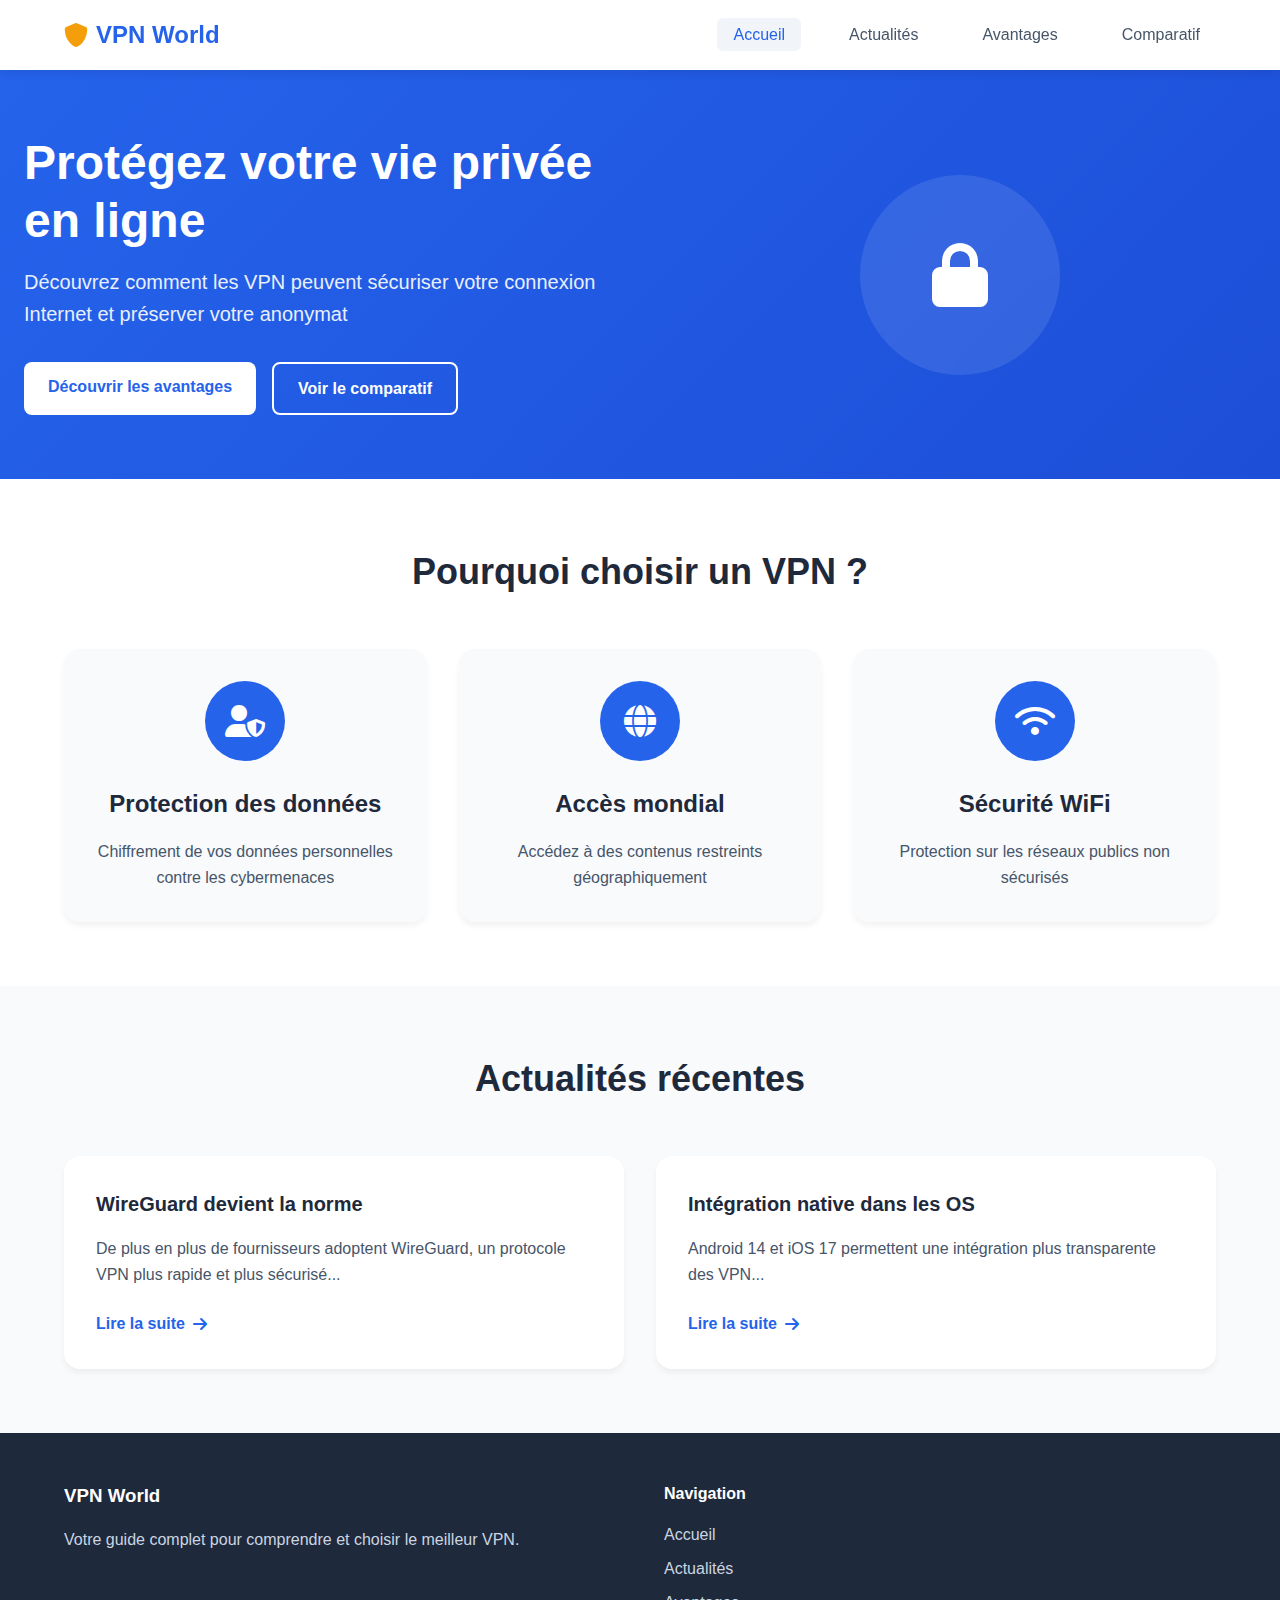
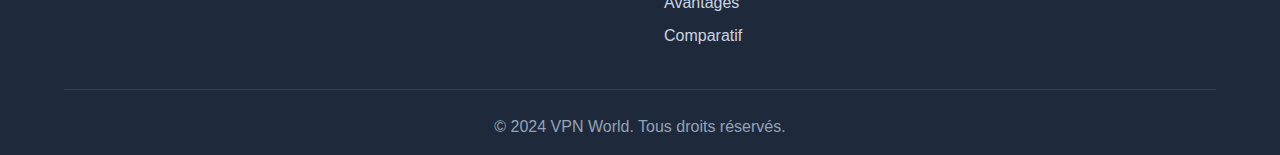
<file: index.html>
<!DOCTYPE html>
<html lang="fr">
<head>
    <meta charset="UTF-8">
    <title>VPN World - Protection en ligne</title>
    <meta name="description" content="Découvrez les meilleurs VPN pour protéger votre vie privée en ligne">
    <meta name="viewport" content="width=device-width, initial-scale=1.0">
    <link rel="stylesheet" href="https://cdnjs.cloudflare.com/ajax/libs/font-awesome/6.0.0/css/all.min.css">
    <style>
        :root {
            --primary: #2563eb;
            --primary-dark: #1d4ed8;
            --secondary: #64748b;
            --accent: #f59e0b;
            --light: #f8fafc;
            --dark: #1e293b;
            --success: #10b981;
            --warning: #f59e0b;
            --danger: #ef4444;
            --gray-100: #f1f5f9;
            --gray-200: #e2e8f0;
            --gray-300: #cbd5e1;
            --gray-400: #94a3b8;
            --gray-500: #64748b;
            --gray-600: #475569;
            --gray-700: #334155;
            --gray-800: #1e293b;
            --gray-900: #0f172a;
        }

        * {
            margin: 0;
            padding: 0;
            box-sizing: border-box;
        }

        body {
            font-family: 'Segoe UI', Tahoma, Geneva, Verdana, sans-serif;
            line-height: 1.6;
            color: var(--dark);
            background-color: var(--light);
        }

        .container {
            max-width: 1200px;
            margin: 0 auto;
            padding: 0 1.5rem;
        }

        /* Navigation */
        nav {
            background: white;
            box-shadow: 0 2px 10px rgba(0,0,0,0.1);
            position: sticky;
            top: 0;
            z-index: 100;
        }

        .nav-container {
            max-width: 1200px;
            margin: 0 auto;
            display: flex;
            justify-content: space-between;
            align-items: center;
            padding: 1rem 1.5rem;
        }

        .logo {
            font-size: 1.5rem;
            font-weight: 700;
            color: var(--primary);
            display: flex;
            align-items: center;
            gap: 0.5rem;
        }

        .logo i {
            color: var(--accent);
        }

        .nav-links {
            display: flex;
            list-style: none;
            gap: 2rem;
            align-items: center;
        }

        .nav-links a {
            text-decoration: none;
            color: var(--gray-600);
            font-weight: 500;
            padding: 0.5rem 1rem;
            border-radius: 0.375rem;
            transition: all 0.3s ease;
        }

        .nav-links a:hover,
        .nav-links a.active {
            color: var(--primary);
            background-color: var(--gray-100);
        }

        .nav-toggle {
            display: none;
            flex-direction: column;
            cursor: pointer;
        }

        .nav-toggle span {
            width: 25px;
            height: 3px;
            background: var(--gray-600);
            margin: 3px 0;
            transition: 0.3s;
        }

        /* Hero Section */
        .hero {
            background: linear-gradient(135deg, var(--primary) 0%, var(--primary-dark) 100%);
            color: white;
            padding: 4rem 1.5rem;
            display: flex;
            align-items: center;
            justify-content: space-between;
            gap: 3rem;
        }

        .hero-content {
            flex: 1;
            max-width: 600px;
        }

        .hero h1 {
            font-size: 3rem;
            font-weight: 700;
            margin-bottom: 1rem;
            line-height: 1.2;
        }

        .hero p {
            font-size: 1.25rem;
            margin-bottom: 2rem;
            opacity: 0.9;
        }

        .hero-buttons {
            display: flex;
            gap: 1rem;
            flex-wrap: wrap;
        }

        .btn {
            display: inline-block;
            padding: 0.75rem 1.5rem;
            border-radius: 0.5rem;
            text-decoration: none;
            font-weight: 600;
            transition: all 0.3s ease;
            border: none;
            cursor: pointer;
            font-size: 1rem;
        }

        .btn-primary {
            background: white;
            color: var(--primary);
        }

        .btn-primary:hover {
            background: var(--gray-100);
            transform: translateY(-2px);
        }

        .btn-secondary {
            background: transparent;
            color: white;
            border: 2px solid white;
        }

        .btn-secondary:hover {
            background: white;
            color: var(--primary);
            transform: translateY(-2px);
        }

        .hero-visual {
            flex: 1;
            display: flex;
            justify-content: center;
            align-items: center;
        }

        .security-shield {
            width: 200px;
            height: 200px;
            background: rgba(255,255,255,0.1);
            border-radius: 50%;
            display: flex;
            align-items: center;
            justify-content: center;
            backdrop-filter: blur(10px);
        }

        .security-shield i {
            font-size: 4rem;
            color: white;
        }

        /* Features Section */
        .features-section {
            padding: 4rem 1.5rem;
            background: white;
        }

        .features-section h2 {
            text-align: center;
            font-size: 2.25rem;
            margin-bottom: 3rem;
            color: var(--gray-800);
        }

        .features-grid {
            display: grid;
            grid-template-columns: repeat(auto-fit, minmax(300px, 1fr));
            gap: 2rem;
        }

        .feature-card {
            background: var(--light);
            padding: 2rem;
            border-radius: 1rem;
            text-align: center;
            box-shadow: 0 4px 6px rgba(0,0,0,0.05);
            transition: transform 0.3s ease, box-shadow 0.3s ease;
        }

        .feature-card:hover {
            transform: translateY(-5px);
            box-shadow: 0 10px 25px rgba(0,0,0,0.1);
        }

        .feature-icon {
            width: 80px;
            height: 80px;
            background: var(--primary);
            border-radius: 50%;
            display: flex;
            align-items: center;
            justify-content: center;
            margin: 0 auto 1.5rem;
        }

        .feature-icon i {
            font-size: 2rem;
            color: white;
        }

        .feature-card h3 {
            font-size: 1.5rem;
            margin-bottom: 1rem;
            color: var(--gray-800);
        }

        .feature-card p {
            color: var(--gray-600);
            line-height: 1.6;
        }

        /* News Preview */
        .news-preview {
            padding: 4rem 1.5rem;
            background: var(--light);
        }

        .news-preview h2 {
            text-align: center;
            font-size: 2.25rem;
            margin-bottom: 3rem;
            color: var(--gray-800);
        }

        .news-grid {
            display: grid;
            grid-template-columns: repeat(auto-fit, minmax(350px, 1fr));
            gap: 2rem;
        }

        .news-card {
            background: white;
            padding: 2rem;
            border-radius: 1rem;
            box-shadow: 0 4px 6px rgba(0,0,0,0.05);
            transition: transform 0.3s ease;
        }

        .news-card:hover {
            transform: translateY(-3px);
        }

        .news-card h3 {
            font-size: 1.25rem;
            margin-bottom: 1rem;
            color: var(--gray-800);
        }

        .news-card p {
            color: var(--gray-600);
            margin-bottom: 1.5rem;
            line-height: 1.6;
        }

        .read-more {
            color: var(--primary);
            text-decoration: none;
            font-weight: 600;
            display: inline-flex;
            align-items: center;
            gap: 0.5rem;
        }

        .read-more:hover {
            color: var(--primary-dark);
        }

        /* Footer */
        footer {
            background: var(--gray-800);
            color: white;
            padding: 3rem 1.5rem 1rem;
        }

        .footer-content {
            display: grid;
            grid-template-columns: repeat(auto-fit, minmax(250px, 1fr));
            gap: 3rem;
            margin-bottom: 2rem;
        }

        .footer-section h3 {
            color: white;
            margin-bottom: 1rem;
        }

        .footer-section h4 {
            color: white;
            margin-bottom: 1rem;
        }

        .footer-section p {
            color: var(--gray-300);
            line-height: 1.6;
        }

        .footer-section ul {
            list-style: none;
        }

        .footer-section ul li {
            margin-bottom: 0.5rem;
        }

        .footer-section ul li a {
            color: var(--gray-300);
            text-decoration: none;
            transition: color 0.3s ease;
        }

        .footer-section ul li a:hover {
            color: white;
        }

        .footer-bottom {
            border-top: 1px solid var(--gray-700);
            padding-top: 1.5rem;
            text-align: center;
            color: var(--gray-400);
        }

        /* Responsive Design */
        @media (max-width: 768px) {
            .nav-links {
                display: none;
                position: absolute;
                top: 100%;
                left: 0;
                right: 0;
                background: white;
                flex-direction: column;
                padding: 1rem;
                box-shadow: 0 4px 6px rgba(0,0,0,0.1);
            }

            .nav-links.active {
                display: flex;
            }

            .nav-toggle {
                display: flex;
            }

            .hero {
                flex-direction: column;
                text-align: center;
                padding: 3rem 1.5rem;
            }

            .hero h1 {
                font-size: 2.25rem;
            }

            .hero-buttons {
                justify-content: center;
            }

            .features-grid,
            .news-grid {
                grid-template-columns: 1fr;
            }
        }

        @media (max-width: 480px) {
            .container {
                padding: 0 1rem;
            }

            .hero h1 {
                font-size: 2rem;
            }

            .hero p {
                font-size: 1.125rem;
            }

            .btn {
                width: 100%;
                text-align: center;
            }

            .hero-buttons {
                flex-direction: column;
            }
        }
    </style>
</head>
<body>
    <nav>
        <div class="nav-container">
            <div class="logo">
                <i class="fas fa-shield-alt"></i>
                <span>VPN World</span>
            </div>
            <ul class="nav-links">
                <li><a href="index.html" class="active">Accueil</a></li>
                <li><a href="actualites.html">Actualités</a></li>
                <li><a href="avantages.html">Avantages</a></li>
                <li><a href="comparatif.html">Comparatif</a></li>
            </ul>
            <div class="nav-toggle">
                <span></span>
                <span></span>
                <span></span>
            </div>
        </div>
    </nav>

    <header class="hero">
        <div class="hero-content">
            <h1>Protégez votre vie privée en ligne</h1>
            <p>Découvrez comment les VPN peuvent sécuriser votre connexion Internet et préserver votre anonymat</p>
            <div class="hero-buttons">
                <a href="avantages.html" class="btn btn-primary">Découvrir les avantages</a>
                <a href="comparatif.html" class="btn btn-secondary">Voir le comparatif</a>
            </div>
        </div>
        <div class="hero-visual">
            <div class="security-shield">
                <i class="fas fa-lock"></i>
            </div>
        </div>
    </header>

    <section class="features-section">
        <div class="container">
            <h2>Pourquoi choisir un VPN ?</h2>
            <div class="features-grid">
                <div class="feature-card">
                    <div class="feature-icon">
                        <i class="fas fa-user-shield"></i>
                    </div>
                    <h3>Protection des données</h3>
                    <p>Chiffrement de vos données personnelles contre les cybermenaces</p>
                </div>
                <div class="feature-card">
                    <div class="feature-icon">
                        <i class="fas fa-globe"></i>
                    </div>
                    <h3>Accès mondial</h3>
                    <p>Accédez à des contenus restreints géographiquement</p>
                </div>
                <div class="feature-card">
                    <div class="feature-icon">
                        <i class="fas fa-wifi"></i>
                    </div>
                    <h3>Sécurité WiFi</h3>
                    <p>Protection sur les réseaux publics non sécurisés</p>
                </div>
            </div>
        </div>
    </section>

    <section class="news-preview">
        <div class="container">
            <h2>Actualités récentes</h2>
            <div class="news-grid">
                <article class="news-card">
                    <h3>WireGuard devient la norme</h3>
                    <p>De plus en plus de fournisseurs adoptent WireGuard, un protocole VPN plus rapide et plus sécurisé...</p>
                    <a href="actualites.html" class="read-more">Lire la suite <i class="fas fa-arrow-right"></i></a>
                </article>
                <article class="news-card">
                    <h3>Intégration native dans les OS</h3>
                    <p>Android 14 et iOS 17 permettent une intégration plus transparente des VPN...</p>
                    <a href="actualites.html" class="read-more">Lire la suite <i class="fas fa-arrow-right"></i></a>
                </article>
            </div>
        </div>
    </section>

    <footer>
        <div class="container">
            <div class="footer-content">
                <div class="footer-section">
                    <h3>VPN World</h3>
                    <p>Votre guide complet pour comprendre et choisir le meilleur VPN.</p>
                </div>
                <div class="footer-section">
                    <h4>Navigation</h4>
                    <ul>
                        <li><a href="index.html">Accueil</a></li>
                        <li><a href="actualites.html">Actualités</a></li>
                        <li><a href="avantages.html">Avantages</a></li>
                        <li><a href="comparatif.html">Comparatif</a></li>
                    </ul>
                </div>
            </div>
            <div class="footer-bottom">
                <p>&copy; 2024 VPN World. Tous droits réservés.</p>
            </div>
        </div>
    </footer>

    <script>
        document.addEventListener('DOMContentLoaded', function() {
            const navToggle = document.querySelector('.nav-toggle');
            const navLinks = document.querySelector('.nav-links');
            
            if (navToggle) {
                navToggle.addEventListener('click', function() {
                    navLinks.classList.toggle('active');
                });
            }
            
            document.addEventListener('click', function(event) {
                if (!event.target.closest('nav')) {
                    navLinks.classList.remove('active');
                }
            });
        });
    </script>
</body>
</html>
</file>
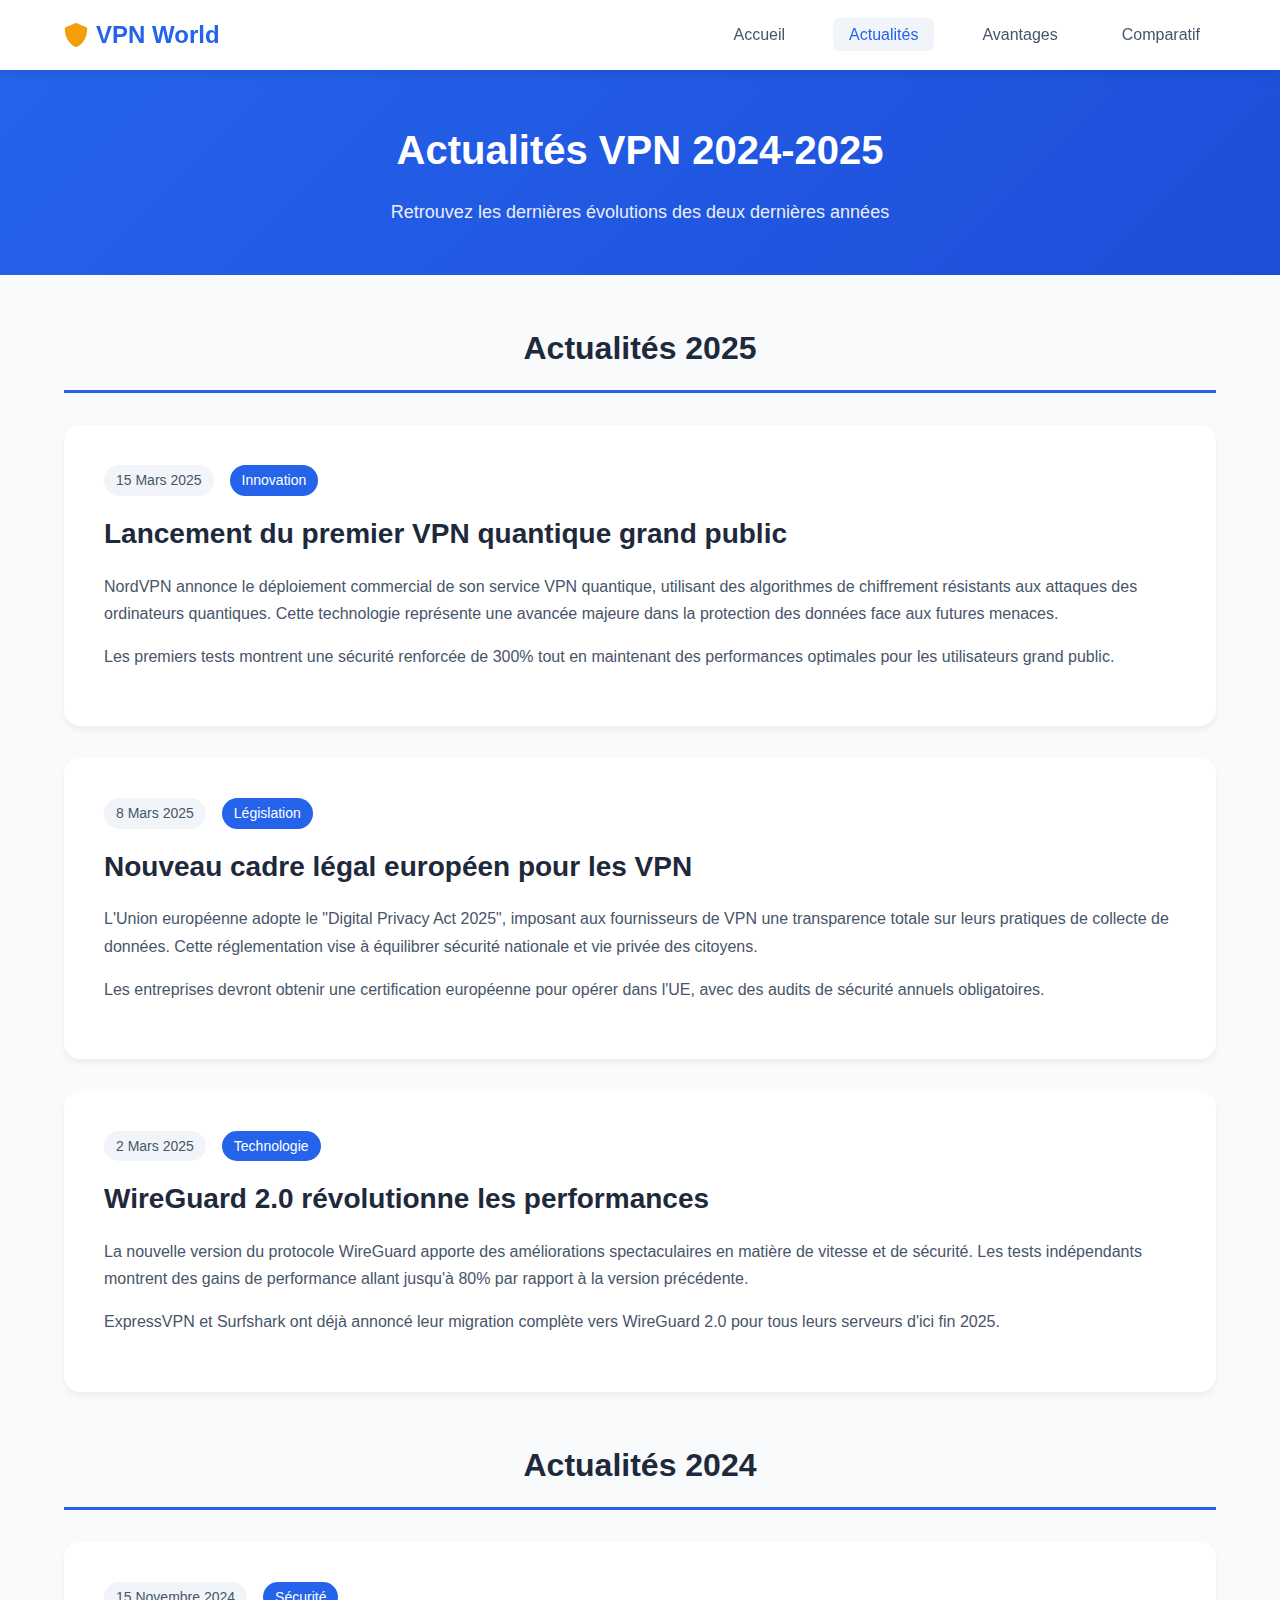
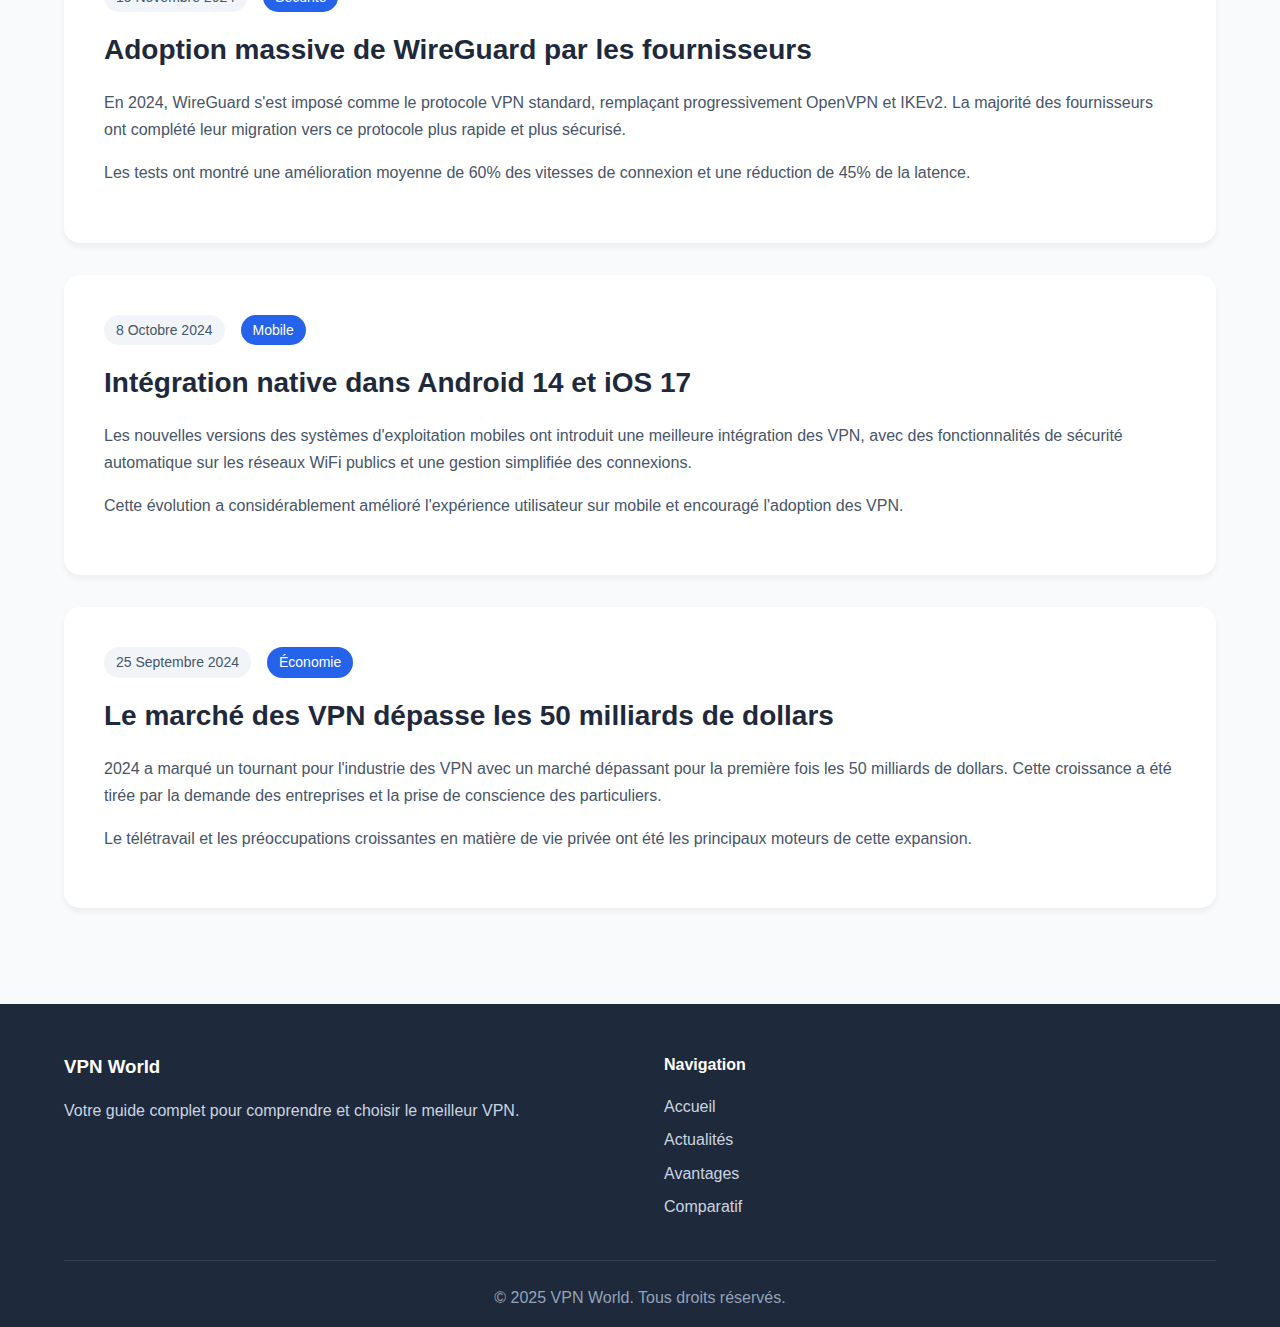
<file: actualites.html>
<!DOCTYPE html>
<html lang="fr">
<head>
    <meta charset="UTF-8">
    <title>Actualités VPN - VPN World</title>
    <meta name="description" content="Les dernières actualités et nouveautés sur les VPN">
    <meta name="viewport" content="width=device-width, initial-scale=1.0">
    <link rel="stylesheet" href="https://cdnjs.cloudflare.com/ajax/libs/font-awesome/6.0.0/css/all.min.css">
    <style>
        :root {
            --primary: #2563eb;
            --primary-dark: #1d4ed8;
            --secondary: #64748b;
            --accent: #f59e0b;
            --light: #f8fafc;
            --dark: #1e293b;
            --success: #10b981;
            --warning: #f59e0b;
            --danger: #ef4444;
            --gray-100: #f1f5f9;
            --gray-200: #e2e8f0;
            --gray-300: #cbd5e1;
            --gray-400: #94a3b8;
            --gray-500: #64748b;
            --gray-600: #475569;
            --gray-700: #334155;
            --gray-800: #1e293b;
            --gray-900: #0f172a;
        }

        * {
            margin: 0;
            padding: 0;
            box-sizing: border-box;
        }

        body {
            font-family: 'Segoe UI', Tahoma, Geneva, Verdana, sans-serif;
            line-height: 1.6;
            color: var(--dark);
            background-color: var(--light);
        }

        .container {
            max-width: 1200px;
            margin: 0 auto;
            padding: 0 1.5rem;
        }

        /* Navigation */
        nav {
            background: white;
            box-shadow: 0 2px 10px rgba(0,0,0,0.1);
            position: sticky;
            top: 0;
            z-index: 100;
        }

        .nav-container {
            max-width: 1200px;
            margin: 0 auto;
            display: flex;
            justify-content: space-between;
            align-items: center;
            padding: 1rem 1.5rem;
        }

        .logo {
            font-size: 1.5rem;
            font-weight: 700;
            color: var(--primary);
            display: flex;
            align-items: center;
            gap: 0.5rem;
        }

        .logo i {
            color: var(--accent);
        }

        .nav-links {
            display: flex;
            list-style: none;
            gap: 2rem;
            align-items: center;
        }

        .nav-links a {
            text-decoration: none;
            color: var(--gray-600);
            font-weight: 500;
            padding: 0.5rem 1rem;
            border-radius: 0.375rem;
            transition: all 0.3s ease;
        }

        .nav-links a:hover,
        .nav-links a.active {
            color: var(--primary);
            background-color: var(--gray-100);
        }

        .nav-toggle {
            display: none;
            flex-direction: column;
            cursor: pointer;
        }

        .nav-toggle span {
            width: 25px;
            height: 3px;
            background: var(--gray-600);
            margin: 3px 0;
            transition: 0.3s;
        }

        /* Page Header */
        .page-header {
            background: linear-gradient(135deg, var(--primary) 0%, var(--primary-dark) 100%);
            color: white;
            padding: 3rem 1.5rem;
            text-align: center;
        }

        .page-header h1 {
            font-size: 2.5rem;
            font-weight: 700;
            margin-bottom: 1rem;
        }

        .page-header p {
            font-size: 1.125rem;
            opacity: 0.9;
        }

        /* Year Sections */
        .year-section {
            margin-bottom: 3rem;
        }

        .year-title {
            text-align: center;
            font-size: 2rem;
            margin-bottom: 2rem;
            color: var(--gray-800);
            padding-bottom: 1rem;
            border-bottom: 3px solid var(--primary);
        }

        /* News Articles */
        .news-articles {
            padding: 3rem 1.5rem;
            background: var(--light);
        }

        .news-article {
            background: white;
            padding: 2.5rem;
            border-radius: 1rem;
            box-shadow: 0 4px 6px rgba(0,0,0,0.05);
            margin-bottom: 2rem;
            transition: transform 0.3s ease;
        }

        .news-article:hover {
            transform: translateY(-3px);
        }

        .article-header {
            display: flex;
            gap: 1rem;
            margin-bottom: 1rem;
            flex-wrap: wrap;
        }

        .article-date,
        .article-category {
            font-size: 0.875rem;
            padding: 0.25rem 0.75rem;
            border-radius: 1rem;
            font-weight: 500;
        }

        .article-date {
            background: var(--gray-100);
            color: var(--gray-600);
        }

        .article-category {
            background: var(--primary);
            color: white;
        }

        .news-article h2 {
            font-size: 1.75rem;
            margin-bottom: 1rem;
            color: var(--gray-800);
        }

        .news-article p {
            color: var(--gray-600);
            line-height: 1.7;
            margin-bottom: 1rem;
        }

        /* Footer */
        footer {
            background: var(--gray-800);
            color: white;
            padding: 3rem 1.5rem 1rem;
        }

        .footer-content {
            display: grid;
            grid-template-columns: repeat(auto-fit, minmax(250px, 1fr));
            gap: 3rem;
            margin-bottom: 2rem;
        }

        .footer-section h3 {
            color: white;
            margin-bottom: 1rem;
        }

        .footer-section h4 {
            color: white;
            margin-bottom: 1rem;
        }

        .footer-section p {
            color: var(--gray-300);
            line-height: 1.6;
        }

        .footer-section ul {
            list-style: none;
        }

        .footer-section ul li {
            margin-bottom: 0.5rem;
        }

        .footer-section ul li a {
            color: var(--gray-300);
            text-decoration: none;
            transition: color 0.3s ease;
        }

        .footer-section ul li a:hover {
            color: white;
        }

        .footer-bottom {
            border-top: 1px solid var(--gray-700);
            padding-top: 1.5rem;
            text-align: center;
            color: var(--gray-400);
        }

        /* Responsive Design */
        @media (max-width: 768px) {
            .nav-links {
                display: none;
                position: absolute;
                top: 100%;
                left: 0;
                right: 0;
                background: white;
                flex-direction: column;
                padding: 1rem;
                box-shadow: 0 4px 6px rgba(0,0,0,0.1);
            }

            .nav-links.active {
                display: flex;
            }

            .nav-toggle {
                display: flex;
            }

            .page-header h1 {
                font-size: 2rem;
            }

            .news-article {
                padding: 1.5rem;
            }
        }

        @media (max-width: 480px) {
            .container {
                padding: 0 1rem;
            }

            .article-header {
                flex-direction: column;
                gap: 0.5rem;
            }
        }
    </style>
</head>
<body>
    <nav>
        <div class="nav-container">
            <div class="logo">
                <i class="fas fa-shield-alt"></i>
                <span>VPN World</span>
            </div>
            <ul class="nav-links">
                <li><a href="index.html">Accueil</a></li>
                <li><a href="actualites.html" class="active">Actualités</a></li>
                <li><a href="avantages.html">Avantages</a></li>
                <li><a href="comparatif.html">Comparatif</a></li>
            </ul>
            <div class="nav-toggle">
                <span></span>
                <span></span>
                <span></span>
            </div>
        </div>
    </nav>

    <header class="page-header">
        <div class="container">
            <h1>Actualités VPN 2024-2025</h1>
            <p>Retrouvez les dernières évolutions des deux dernières années</p>
        </div>
    </header>

    <section class="news-articles">
        <div class="container">
            <!-- Actualités 2025 -->
            <div class="year-section">
                <h2 class="year-title">Actualités 2025</h2>
                
                <article class="news-article">
                    <div class="article-header">
                        <span class="article-date">15 Mars 2025</span>
                        <span class="article-category">Innovation</span>
                    </div>
                    <h2>Lancement du premier VPN quantique grand public</h2>
                    <p>NordVPN annonce le déploiement commercial de son service VPN quantique, utilisant des algorithmes de chiffrement résistants aux attaques des ordinateurs quantiques. Cette technologie représente une avancée majeure dans la protection des données face aux futures menaces.</p>
                    <p>Les premiers tests montrent une sécurité renforcée de 300% tout en maintenant des performances optimales pour les utilisateurs grand public.</p>
                </article>

                <article class="news-article">
                    <div class="article-header">
                        <span class="article-date">8 Mars 2025</span>
                        <span class="article-category">Législation</span>
                    </div>
                    <h2>Nouveau cadre légal européen pour les VPN</h2>
                    <p>L'Union européenne adopte le "Digital Privacy Act 2025", imposant aux fournisseurs de VPN une transparence totale sur leurs pratiques de collecte de données. Cette réglementation vise à équilibrer sécurité nationale et vie privée des citoyens.</p>
                    <p>Les entreprises devront obtenir une certification européenne pour opérer dans l'UE, avec des audits de sécurité annuels obligatoires.</p>
                </article>

                <article class="news-article">
                    <div class="article-header">
                        <span class="article-date">2 Mars 2025</span>
                        <span class="article-category">Technologie</span>
                    </div>
                    <h2>WireGuard 2.0 révolutionne les performances</h2>
                    <p>La nouvelle version du protocole WireGuard apporte des améliorations spectaculaires en matière de vitesse et de sécurité. Les tests indépendants montrent des gains de performance allant jusqu'à 80% par rapport à la version précédente.</p>
                    <p>ExpressVPN et Surfshark ont déjà annoncé leur migration complète vers WireGuard 2.0 pour tous leurs serveurs d'ici fin 2025.</p>
                </article>
            </div>

            <!-- Actualités 2024 -->
            <div class="year-section">
                <h2 class="year-title">Actualités 2024</h2>
                
                <article class="news-article">
                    <div class="article-header">
                        <span class="article-date">15 Novembre 2024</span>
                        <span class="article-category">Sécurité</span>
                    </div>
                    <h2>Adoption massive de WireGuard par les fournisseurs</h2>
                    <p>En 2024, WireGuard s'est imposé comme le protocole VPN standard, remplaçant progressivement OpenVPN et IKEv2. La majorité des fournisseurs ont complété leur migration vers ce protocole plus rapide et plus sécurisé.</p>
                    <p>Les tests ont montré une amélioration moyenne de 60% des vitesses de connexion et une réduction de 45% de la latence.</p>
                </article>

                <article class="news-article">
                    <div class="article-header">
                        <span class="article-date">8 Octobre 2024</span>
                        <span class="article-category">Mobile</span>
                    </div>
                    <h2>Intégration native dans Android 14 et iOS 17</h2>
                    <p>Les nouvelles versions des systèmes d'exploitation mobiles ont introduit une meilleure intégration des VPN, avec des fonctionnalités de sécurité automatique sur les réseaux WiFi publics et une gestion simplifiée des connexions.</p>
                    <p>Cette évolution a considérablement amélioré l'expérience utilisateur sur mobile et encouragé l'adoption des VPN.</p>
                </article>

                <article class="news-article">
                    <div class="article-header">
                        <span class="article-date">25 Septembre 2024</span>
                        <span class="article-category">Économie</span>
                    </div>
                    <h2>Le marché des VPN dépasse les 50 milliards de dollars</h2>
                    <p>2024 a marqué un tournant pour l'industrie des VPN avec un marché dépassant pour la première fois les 50 milliards de dollars. Cette croissance a été tirée par la demande des entreprises et la prise de conscience des particuliers.</p>
                    <p>Le télétravail et les préoccupations croissantes en matière de vie privée ont été les principaux moteurs de cette expansion.</p>
                </article>
            </div>
        </div>
    </section>

    <footer>
        <div class="container">
            <div class="footer-content">
                <div class="footer-section">
                    <h3>VPN World</h3>
                    <p>Votre guide complet pour comprendre et choisir le meilleur VPN.</p>
                </div>
                <div class="footer-section">
                    <h4>Navigation</h4>
                    <ul>
                        <li><a href="index.html">Accueil</a></li>
                        <li><a href="actualites.html">Actualités</a></li>
                        <li><a href="avantages.html">Avantages</a></li>
                        <li><a href="comparatif.html">Comparatif</a></li>
                    </ul>
                </div>
            </div>
            <div class="footer-bottom">
                <p>&copy; 2025 VPN World. Tous droits réservés.</p>
            </div>
        </div>
    </footer>

    <script>
        document.addEventListener('DOMContentLoaded', function() {
            const navToggle = document.querySelector('.nav-toggle');
            const navLinks = document.querySelector('.nav-links');
            
            if (navToggle) {
                navToggle.addEventListener('click', function() {
                    navLinks.classList.toggle('active');
                });
            }
            
            document.addEventListener('click', function(event) {
                if (!event.target.closest('nav')) {
                    navLinks.classList.remove('active');
                }
            });
        });
    </script>
</body>
</html>
</file>
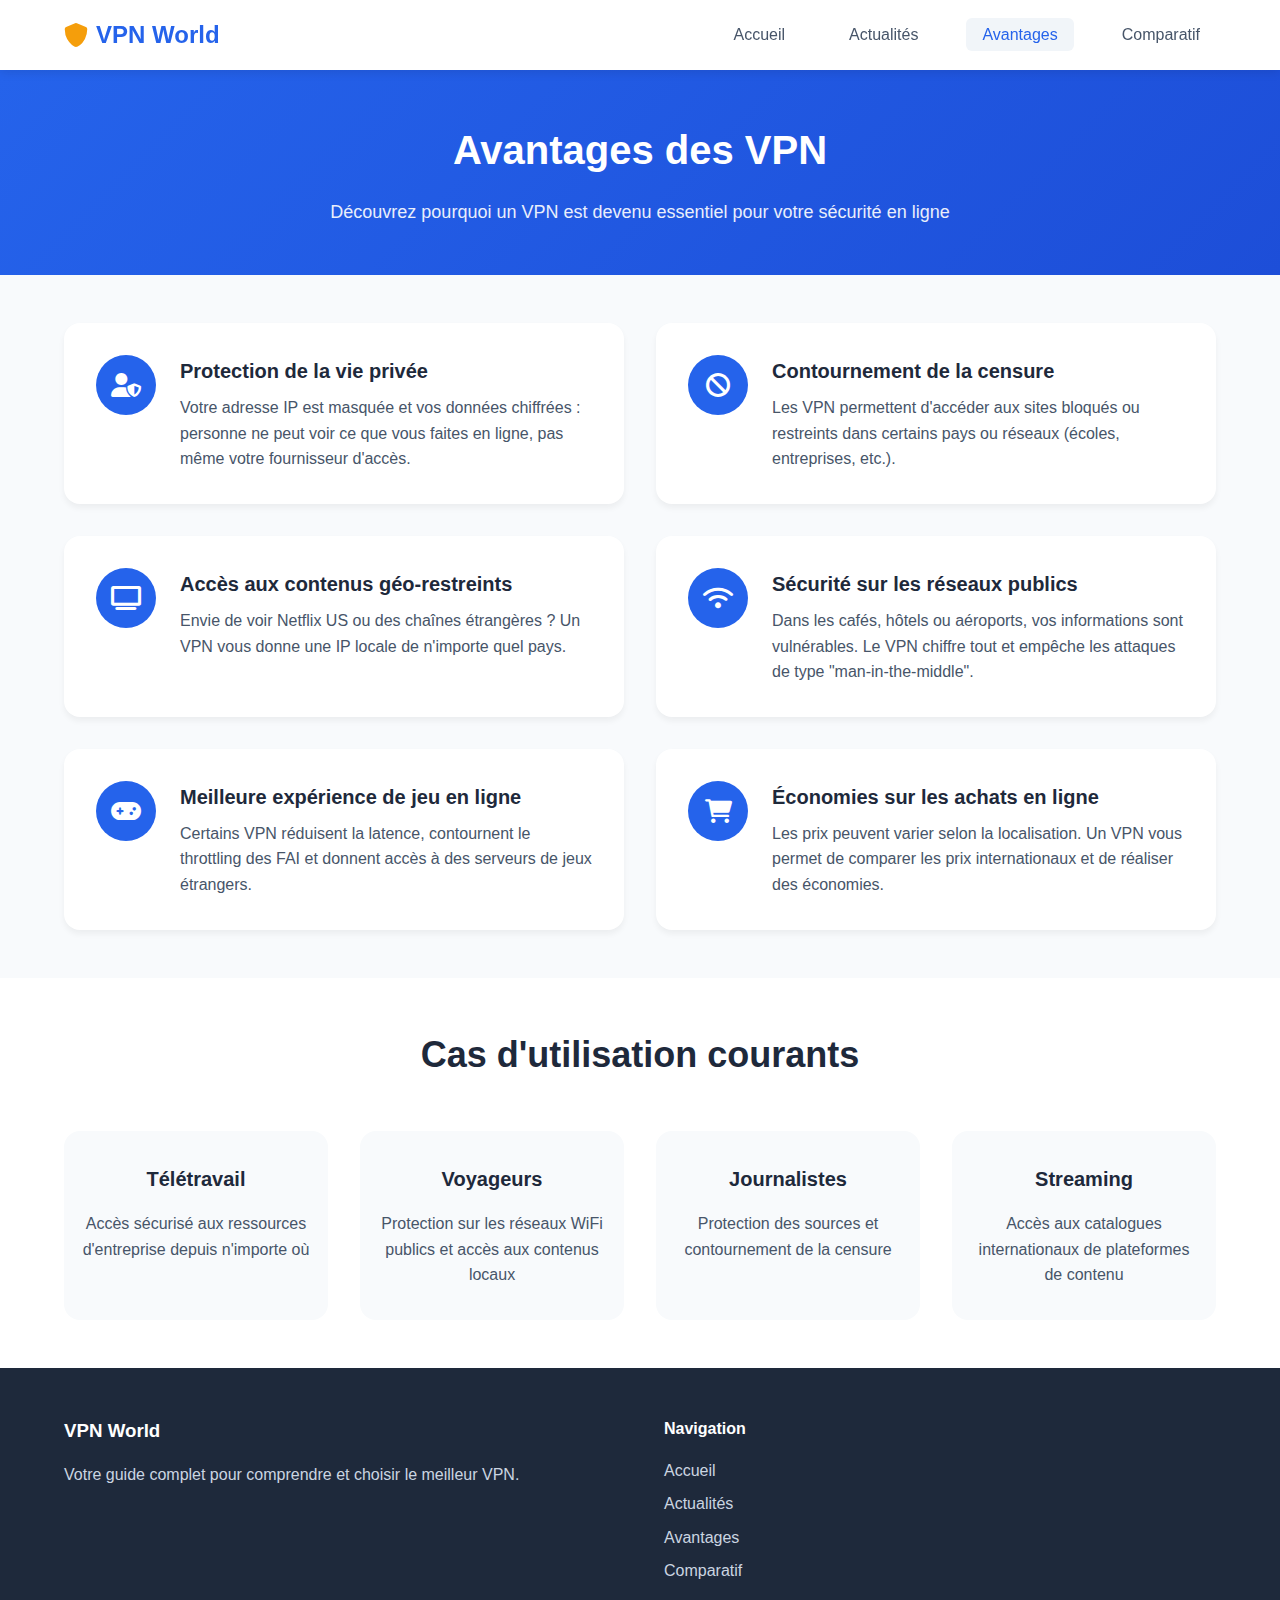
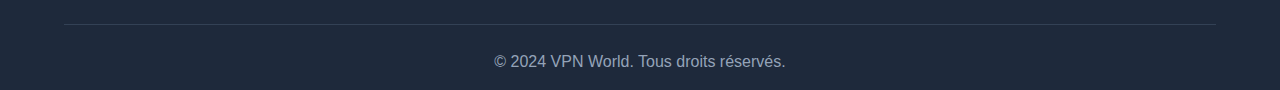
<file: avantages.html>
<!DOCTYPE html>
<html lang="fr">
<head>
    <meta charset="UTF-8">
    <title>Avantages des VPN - VPN World</title>
    <meta name="description" content="Découvrez tous les avantages à utiliser un VPN au quotidien">
    <meta name="viewport" content="width=device-width, initial-scale=1.0">
    <link rel="stylesheet" href="https://cdnjs.cloudflare.com/ajax/libs/font-awesome/6.0.0/css/all.min.css">
    <style>
        :root {
            --primary: #2563eb;
            --primary-dark: #1d4ed8;
            --secondary: #64748b;
            --accent: #f59e0b;
            --light: #f8fafc;
            --dark: #1e293b;
            --success: #10b981;
            --warning: #f59e0b;
            --danger: #ef4444;
            --gray-100: #f1f5f9;
            --gray-200: #e2e8f0;
            --gray-300: #cbd5e1;
            --gray-400: #94a3b8;
            --gray-500: #64748b;
            --gray-600: #475569;
            --gray-700: #334155;
            --gray-800: #1e293b;
            --gray-900: #0f172a;
        }

        * {
            margin: 0;
            padding: 0;
            box-sizing: border-box;
        }

        body {
            font-family: 'Segoe UI', Tahoma, Geneva, Verdana, sans-serif;
            line-height: 1.6;
            color: var(--dark);
            background-color: var(--light);
        }

        .container {
            max-width: 1200px;
            margin: 0 auto;
            padding: 0 1.5rem;
        }

        /* Navigation */
        nav {
            background: white;
            box-shadow: 0 2px 10px rgba(0,0,0,0.1);
            position: sticky;
            top: 0;
            z-index: 100;
        }

        .nav-container {
            max-width: 1200px;
            margin: 0 auto;
            display: flex;
            justify-content: space-between;
            align-items: center;
            padding: 1rem 1.5rem;
        }

        .logo {
            font-size: 1.5rem;
            font-weight: 700;
            color: var(--primary);
            display: flex;
            align-items: center;
            gap: 0.5rem;
        }

        .logo i {
            color: var(--accent);
        }

        .nav-links {
            display: flex;
            list-style: none;
            gap: 2rem;
            align-items: center;
        }

        .nav-links a {
            text-decoration: none;
            color: var(--gray-600);
            font-weight: 500;
            padding: 0.5rem 1rem;
            border-radius: 0.375rem;
            transition: all 0.3s ease;
        }

        .nav-links a:hover,
        .nav-links a.active {
            color: var(--primary);
            background-color: var(--gray-100);
        }

        .nav-toggle {
            display: none;
            flex-direction: column;
            cursor: pointer;
        }

        .nav-toggle span {
            width: 25px;
            height: 3px;
            background: var(--gray-600);
            margin: 3px 0;
            transition: 0.3s;
        }

        /* Page Header */
        .page-header {
            background: linear-gradient(135deg, var(--primary) 0%, var(--primary-dark) 100%);
            color: white;
            padding: 3rem 1.5rem;
            text-align: center;
        }

        .page-header h1 {
            font-size: 2.5rem;
            font-weight: 700;
            margin-bottom: 1rem;
        }

        .page-header p {
            font-size: 1.125rem;
            opacity: 0.9;
        }

        /* Advantages Section */
        .advantages-section {
            padding: 3rem 1.5rem;
            background: var(--light);
        }

        .advantage-grid {
            display: grid;
            grid-template-columns: repeat(auto-fit, minmax(400px, 1fr));
            gap: 2rem;
        }

        .advantage-card {
            background: white;
            padding: 2rem;
            border-radius: 1rem;
            box-shadow: 0 4px 6px rgba(0,0,0,0.05);
            display: flex;
            align-items: flex-start;
            gap: 1.5rem;
            transition: transform 0.3s ease;
        }

        .advantage-card:hover {
            transform: translateY(-3px);
        }

        .advantage-icon {
            width: 60px;
            height: 60px;
            background: var(--primary);
            border-radius: 50%;
            display: flex;
            align-items: center;
            justify-content: center;
            flex-shrink: 0;
        }

        .advantage-icon i {
            font-size: 1.5rem;
            color: white;
        }

        .advantage-content h3 {
            font-size: 1.25rem;
            margin-bottom: 0.5rem;
            color: var(--gray-800);
        }

        .advantage-content p {
            color: var(--gray-600);
            line-height: 1.6;
        }

        /* Use Cases */
        .use-cases {
            padding: 3rem 1.5rem;
            background: white;
        }

        .use-cases h2 {
            text-align: center;
            font-size: 2.25rem;
            margin-bottom: 3rem;
            color: var(--gray-800);
        }

        .use-case-grid {
            display: grid;
            grid-template-columns: repeat(auto-fit, minmax(250px, 1fr));
            gap: 2rem;
        }

        .use-case {
            text-align: center;
            padding: 2rem 1rem;
            background: var(--light);
            border-radius: 1rem;
            transition: transform 0.3s ease;
        }

        .use-case:hover {
            transform: translateY(-3px);
        }

        .use-case h4 {
            font-size: 1.25rem;
            margin-bottom: 1rem;
            color: var(--gray-800);
        }

        .use-case p {
            color: var(--gray-600);
            line-height: 1.6;
        }

        /* Footer */
        footer {
            background: var(--gray-800);
            color: white;
            padding: 3rem 1.5rem 1rem;
        }

        .footer-content {
            display: grid;
            grid-template-columns: repeat(auto-fit, minmax(250px, 1fr));
            gap: 3rem;
            margin-bottom: 2rem;
        }

        .footer-section h3 {
            color: white;
            margin-bottom: 1rem;
        }

        .footer-section h4 {
            color: white;
            margin-bottom: 1rem;
        }

        .footer-section p {
            color: var(--gray-300);
            line-height: 1.6;
        }

        .footer-section ul {
            list-style: none;
        }

        .footer-section ul li {
            margin-bottom: 0.5rem;
        }

        .footer-section ul li a {
            color: var(--gray-300);
            text-decoration: none;
            transition: color 0.3s ease;
        }

        .footer-section ul li a:hover {
            color: white;
        }

        .footer-bottom {
            border-top: 1px solid var(--gray-700);
            padding-top: 1.5rem;
            text-align: center;
            color: var(--gray-400);
        }

        /* Responsive Design */
        @media (max-width: 768px) {
            .nav-links {
                display: none;
                position: absolute;
                top: 100%;
                left: 0;
                right: 0;
                background: white;
                flex-direction: column;
                padding: 1rem;
                box-shadow: 0 4px 6px rgba(0,0,0,0.1);
            }

            .nav-links.active {
                display: flex;
            }

            .nav-toggle {
                display: flex;
            }

            .page-header h1 {
                font-size: 2rem;
            }

            .advantage-grid {
                grid-template-columns: 1fr;
            }

            .advantage-card {
                flex-direction: column;
                text-align: center;
            }
        }

        @media (max-width: 480px) {
            .container {
                padding: 0 1rem;
            }

            .use-case-grid {
                grid-template-columns: 1fr;
            }
        }
    </style>
</head>
<body>
    <nav>
        <div class="nav-container">
            <div class="logo">
                <i class="fas fa-shield-alt"></i>
                <span>VPN World</span>
            </div>
            <ul class="nav-links">
                <li><a href="index.html">Accueil</a></li>
                <li><a href="actualites.html">Actualités</a></li>
                <li><a href="avantages.html" class="active">Avantages</a></li>
                <li><a href="comparatif.html">Comparatif</a></li>
            </ul>
            <div class="nav-toggle">
                <span></span>
                <span></span>
                <span></span>
            </div>
        </div>
    </nav>

    <header class="page-header">
        <div class="container">
            <h1>Avantages des VPN</h1>
            <p>Découvrez pourquoi un VPN est devenu essentiel pour votre sécurité en ligne</p>
        </div>
    </header>

    <section class="advantages-section">
        <div class="container">
            <div class="advantage-grid">
                <div class="advantage-card">
                    <div class="advantage-icon">
                        <i class="fas fa-user-shield"></i>
                    </div>
                    <div class="advantage-content">
                        <h3>Protection de la vie privée</h3>
                        <p>Votre adresse IP est masquée et vos données chiffrées : personne ne peut voir ce que vous faites en ligne, pas même votre fournisseur d'accès.</p>
                    </div>
                </div>

                <div class="advantage-card">
                    <div class="advantage-icon">
                        <i class="fas fa-ban"></i>
                    </div>
                    <div class="advantage-content">
                        <h3>Contournement de la censure</h3>
                        <p>Les VPN permettent d'accéder aux sites bloqués ou restreints dans certains pays ou réseaux (écoles, entreprises, etc.).</p>
                    </div>
                </div>

                <div class="advantage-card">
                    <div class="advantage-icon">
                        <i class="fas fa-tv"></i>
                    </div>
                    <div class="advantage-content">
                        <h3>Accès aux contenus géo-restreints</h3>
                        <p>Envie de voir Netflix US ou des chaînes étrangères ? Un VPN vous donne une IP locale de n'importe quel pays.</p>
                    </div>
                </div>

                <div class="advantage-card">
                    <div class="advantage-icon">
                        <i class="fas fa-wifi"></i>
                    </div>
                    <div class="advantage-content">
                        <h3>Sécurité sur les réseaux publics</h3>
                        <p>Dans les cafés, hôtels ou aéroports, vos informations sont vulnérables. Le VPN chiffre tout et empêche les attaques de type "man-in-the-middle".</p>
                    </div>
                </div>

                <div class="advantage-card">
                    <div class="advantage-icon">
                        <i class="fas fa-gamepad"></i>
                    </div>
                    <div class="advantage-content">
                        <h3>Meilleure expérience de jeu en ligne</h3>
                        <p>Certains VPN réduisent la latence, contournent le throttling des FAI et donnent accès à des serveurs de jeux étrangers.</p>
                    </div>
                </div>

                <div class="advantage-card">
                    <div class="advantage-icon">
                        <i class="fas fa-shopping-cart"></i>
                    </div>
                    <div class="advantage-content">
                        <h3>Économies sur les achats en ligne</h3>
                        <p>Les prix peuvent varier selon la localisation. Un VPN vous permet de comparer les prix internationaux et de réaliser des économies.</p>
                    </div>
                </div>
            </div>
        </div>
    </section>

    <section class="use-cases">
        <div class="container">
            <h2>Cas d'utilisation courants</h2>
            <div class="use-case-grid">
                <div class="use-case">
                    <h4>Télétravail</h4>
                    <p>Accès sécurisé aux ressources d'entreprise depuis n'importe où</p>
                </div>
                <div class="use-case">
                    <h4>Voyageurs</h4>
                    <p>Protection sur les réseaux WiFi publics et accès aux contenus locaux</p>
                </div>
                <div class="use-case">
                    <h4>Journalistes</h4>
                    <p>Protection des sources et contournement de la censure</p>
                </div>
                <div class="use-case">
                    <h4>Streaming</h4>
                    <p>Accès aux catalogues internationaux de plateformes de contenu</p>
                </div>
            </div>
        </div>
    </section>

    <footer>
        <div class="container">
            <div class="footer-content">
                <div class="footer-section">
                    <h3>VPN World</h3>
                    <p>Votre guide complet pour comprendre et choisir le meilleur VPN.</p>
                </div>
                <div class="footer-section">
                    <h4>Navigation</h4>
                    <ul>
                        <li><a href="index.html">Accueil</a></li>
                        <li><a href="actualites.html">Actualités</a></li>
                        <li><a href="avantages.html">Avantages</a></li>
                        <li><a href="comparatif.html">Comparatif</a></li>
                    </ul>
                </div>
            </div>
            <div class="footer-bottom">
                <p>&copy; 2024 VPN World. Tous droits réservés.</p>
            </div>
        </div>
    </footer>

    <script>
        document.addEventListener('DOMContentLoaded', function() {
            const navToggle = document.querySelector('.nav-toggle');
            const navLinks = document.querySelector('.nav-links');
            
            if (navToggle) {
                navToggle.addEventListener('click', function() {
                    navLinks.classList.toggle('active');
                });
            }
            
            document.addEventListener('click', function(event) {
                if (!event.target.closest('nav')) {
                    navLinks.classList.remove('active');
                }
            });
        });
    </script>
</body>
</html>
</file>
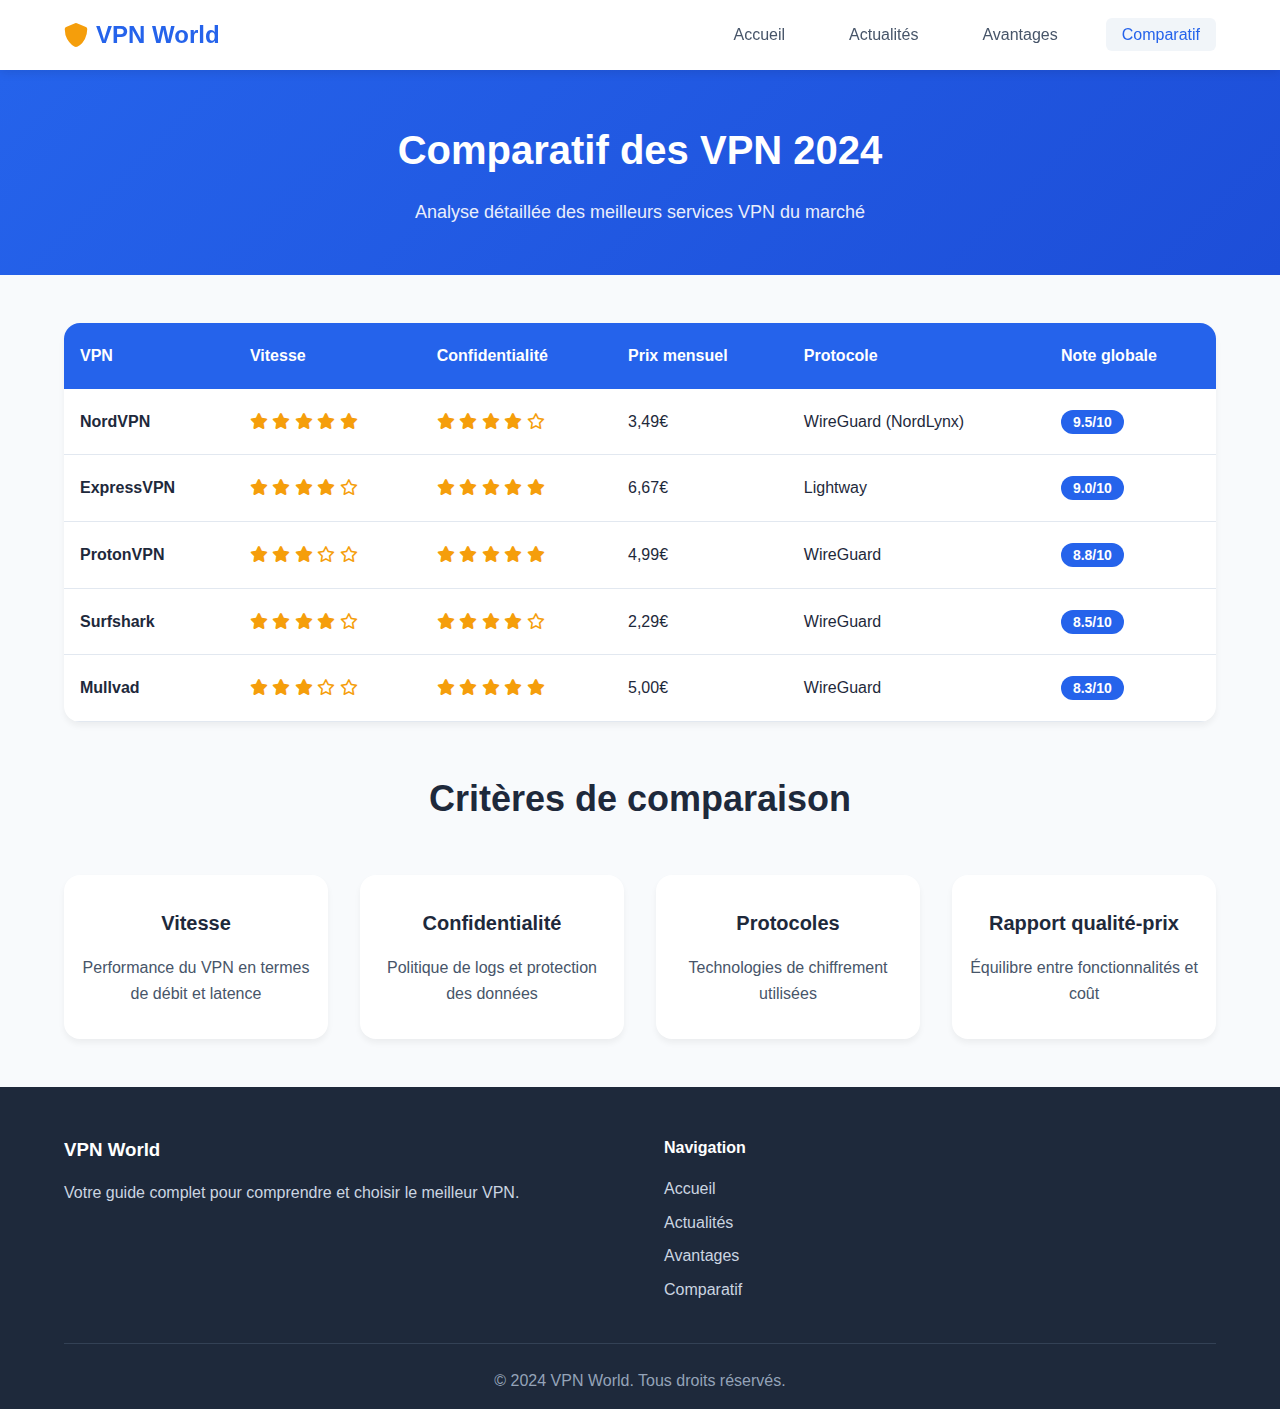
<file: comparatif.html>
<!DOCTYPE html>
<html lang="fr">
<head>
    <meta charset="UTF-8">
    <title>Comparatif VPN - VPN World</title>
    <meta name="description" content="Comparez les meilleurs VPN du marché en 2024">
    <meta name="viewport" content="width=device-width, initial-scale=1.0">
    <link rel="stylesheet" href="https://cdnjs.cloudflare.com/ajax/libs/font-awesome/6.0.0/css/all.min.css">
    <style>
        :root {
            --primary: #2563eb;
            --primary-dark: #1d4ed8;
            --secondary: #64748b;
            --accent: #f59e0b;
            --light: #f8fafc;
            --dark: #1e293b;
            --success: #10b981;
            --warning: #f59e0b;
            --danger: #ef4444;
            --gray-100: #f1f5f9;
            --gray-200: #e2e8f0;
            --gray-300: #cbd5e1;
            --gray-400: #94a3b8;
            --gray-500: #64748b;
            --gray-600: #475569;
            --gray-700: #334155;
            --gray-800: #1e293b;
            --gray-900: #0f172a;
        }

        * {
            margin: 0;
            padding: 0;
            box-sizing: border-box;
        }

        body {
            font-family: 'Segoe UI', Tahoma, Geneva, Verdana, sans-serif;
            line-height: 1.6;
            color: var(--dark);
            background-color: var(--light);
        }

        .container {
            max-width: 1200px;
            margin: 0 auto;
            padding: 0 1.5rem;
        }

        /* Navigation */
        nav {
            background: white;
            box-shadow: 0 2px 10px rgba(0,0,0,0.1);
            position: sticky;
            top: 0;
            z-index: 100;
        }

        .nav-container {
            max-width: 1200px;
            margin: 0 auto;
            display: flex;
            justify-content: space-between;
            align-items: center;
            padding: 1rem 1.5rem;
        }

        .logo {
            font-size: 1.5rem;
            font-weight: 700;
            color: var(--primary);
            display: flex;
            align-items: center;
            gap: 0.5rem;
        }

        .logo i {
            color: var(--accent);
        }

        .nav-links {
            display: flex;
            list-style: none;
            gap: 2rem;
            align-items: center;
        }

        .nav-links a {
            text-decoration: none;
            color: var(--gray-600);
            font-weight: 500;
            padding: 0.5rem 1rem;
            border-radius: 0.375rem;
            transition: all 0.3s ease;
        }

        .nav-links a:hover,
        .nav-links a.active {
            color: var(--primary);
            background-color: var(--gray-100);
        }

        .nav-toggle {
            display: none;
            flex-direction: column;
            cursor: pointer;
        }

        .nav-toggle span {
            width: 25px;
            height: 3px;
            background: var(--gray-600);
            margin: 3px 0;
            transition: 0.3s;
        }

        /* Page Header */
        .page-header {
            background: linear-gradient(135deg, var(--primary) 0%, var(--primary-dark) 100%);
            color: white;
            padding: 3rem 1.5rem;
            text-align: center;
        }

        .page-header h1 {
            font-size: 2.5rem;
            font-weight: 700;
            margin-bottom: 1rem;
        }

        .page-header p {
            font-size: 1.125rem;
            opacity: 0.9;
        }

        /* Comparison Section */
        .comparison-section {
            padding: 3rem 1.5rem;
            background: var(--light);
        }

        .comparison-table-container {
            background: white;
            border-radius: 1rem;
            overflow: hidden;
            box-shadow: 0 4px 6px rgba(0,0,0,0.05);
            margin-bottom: 3rem;
            overflow-x: auto;
        }

        .comparison-table {
            width: 100%;
            border-collapse: collapse;
            min-width: 800px;
        }

        .comparison-table th {
            background: var(--primary);
            color: white;
            padding: 1.25rem 1rem;
            text-align: left;
            font-weight: 600;
        }

        .comparison-table td {
            padding: 1.25rem 1rem;
            border-bottom: 1px solid var(--gray-200);
        }

        .comparison-table tr:hover {
            background: var(--gray-50);
        }

        .vpn-name {
            font-weight: 600;
            color: var(--gray-800);
        }

        .rating {
            color: var(--accent);
        }

        .score {
            background: var(--primary);
            color: white;
            padding: 0.25rem 0.75rem;
            border-radius: 1rem;
            font-weight: 600;
            font-size: 0.875rem;
        }

        .key-features h2 {
            text-align: center;
            font-size: 2.25rem;
            margin-bottom: 3rem;
            color: var(--gray-800);
        }

        .features-grid {
            display: grid;
            grid-template-columns: repeat(auto-fit, minmax(250px, 1fr));
            gap: 2rem;
        }

        .feature-item {
            text-align: center;
            padding: 2rem 1rem;
            background: white;
            border-radius: 1rem;
            box-shadow: 0 4px 6px rgba(0,0,0,0.05);
            transition: transform 0.3s ease;
        }

        .feature-item:hover {
            transform: translateY(-3px);
        }

        .feature-item h4 {
            font-size: 1.25rem;
            margin-bottom: 1rem;
            color: var(--gray-800);
        }

        .feature-item p {
            color: var(--gray-600);
            line-height: 1.6;
        }

        /* Footer */
        footer {
            background: var(--gray-800);
            color: white;
            padding: 3rem 1.5rem 1rem;
        }

        .footer-content {
            display: grid;
            grid-template-columns: repeat(auto-fit, minmax(250px, 1fr));
            gap: 3rem;
            margin-bottom: 2rem;
        }

        .footer-section h3 {
            color: white;
            margin-bottom: 1rem;
        }

        .footer-section h4 {
            color: white;
            margin-bottom: 1rem;
        }

        .footer-section p {
            color: var(--gray-300);
            line-height: 1.6;
        }

        .footer-section ul {
            list-style: none;
        }

        .footer-section ul li {
            margin-bottom: 0.5rem;
        }

        .footer-section ul li a {
            color: var(--gray-300);
            text-decoration: none;
            transition: color 0.3s ease;
        }

        .footer-section ul li a:hover {
            color: white;
        }

        .footer-bottom {
            border-top: 1px solid var(--gray-700);
            padding-top: 1.5rem;
            text-align: center;
            color: var(--gray-400);
        }

        /* Responsive Design */
        @media (max-width: 768px) {
            .nav-links {
                display: none;
                position: absolute;
                top: 100%;
                left: 0;
                right: 0;
                background: white;
                flex-direction: column;
                padding: 1rem;
                box-shadow: 0 4px 6px rgba(0,0,0,0.1);
            }

            .nav-links.active {
                display: flex;
            }

            .nav-toggle {
                display: flex;
            }

            .page-header h1 {
                font-size: 2rem;
            }

            .comparison-table {
                font-size: 0.875rem;
            }

            .features-grid {
                grid-template-columns: 1fr;
            }
        }

        @media (max-width: 480px) {
            .container {
                padding: 0 1rem;
            }
        }
    </style>
</head>
<body>
    <nav>
        <div class="nav-container">
            <div class="logo">
                <i class="fas fa-shield-alt"></i>
                <span>VPN World</span>
            </div>
            <ul class="nav-links">
                <li><a href="index.html">Accueil</a></li>
                <li><a href="actualites.html">Actualités</a></li>
                <li><a href="avantages.html">Avantages</a></li>
                <li><a href="comparatif.html" class="active">Comparatif</a></li>
            </ul>
            <div class="nav-toggle">
                <span></span>
                <span></span>
                <span></span>
            </div>
        </div>
    </nav>

    <header class="page-header">
        <div class="container">
            <h1>Comparatif des VPN 2024</h1>
            <p>Analyse détaillée des meilleurs services VPN du marché</p>
        </div>
    </header>

    <section class="comparison-section">
        <div class="container">
            <div class="comparison-table-container">
                <table class="comparison-table">
                    <thead>
                        <tr>
                            <th>VPN</th>
                            <th>Vitesse</th>
                            <th>Confidentialité</th>
                            <th>Prix mensuel</th>
                            <th>Protocole</th>
                            <th>Note globale</th>
                        </tr>
                    </thead>
                    <tbody>
                        <tr>
                            <td class="vpn-name">
                                <strong>NordVPN</strong>
                            </td>
                            <td>
                                <div class="rating">
                                    <i class="fas fa-star"></i>
                                    <i class="fas fa-star"></i>
                                    <i class="fas fa-star"></i>
                                    <i class="fas fa-star"></i>
                                    <i class="fas fa-star"></i>
                                </div>
                            </td>
                            <td>
                                <div class="rating">
                                    <i class="fas fa-star"></i>
                                    <i class="fas fa-star"></i>
                                    <i class="fas fa-star"></i>
                                    <i class="fas fa-star"></i>
                                    <i class="far fa-star"></i>
                                </div>
                            </td>
                            <td>3,49€</td>
                            <td>WireGuard (NordLynx)</td>
                            <td>
                                <span class="score">9.5/10</span>
                            </td>
                        </tr>
                        <tr>
                            <td class="vpn-name">
                                <strong>ExpressVPN</strong>
                            </td>
                            <td>
                                <div class="rating">
                                    <i class="fas fa-star"></i>
                                    <i class="fas fa-star"></i>
                                    <i class="fas fa-star"></i>
                                    <i class="fas fa-star"></i>
                                    <i class="far fa-star"></i>
                                </div>
                            </td>
                            <td>
                                <div class="rating">
                                    <i class="fas fa-star"></i>
                                    <i class="fas fa-star"></i>
                                    <i class="fas fa-star"></i>
                                    <i class="fas fa-star"></i>
                                    <i class="fas fa-star"></i>
                                </div>
                            </td>
                            <td>6,67€</td>
                            <td>Lightway</td>
                            <td>
                                <span class="score">9.0/10</span>
                            </td>
                        </tr>
                        <tr>
                            <td class="vpn-name">
                                <strong>ProtonVPN</strong>
                            </td>
                            <td>
                                <div class="rating">
                                    <i class="fas fa-star"></i>
                                    <i class="fas fa-star"></i>
                                    <i class="fas fa-star"></i>
                                    <i class="far fa-star"></i>
                                    <i class="far fa-star"></i>
                                </div>
                            </td>
                            <td>
                                <div class="rating">
                                    <i class="fas fa-star"></i>
                                    <i class="fas fa-star"></i>
                                    <i class="fas fa-star"></i>
                                    <i class="fas fa-star"></i>
                                    <i class="fas fa-star"></i>
                                </div>
                            </td>
                            <td>4,99€</td>
                            <td>WireGuard</td>
                            <td>
                                <span class="score">8.8/10</span>
                            </td>
                        </tr>
                        <tr>
                            <td class="vpn-name">
                                <strong>Surfshark</strong>
                            </td>
                            <td>
                                <div class="rating">
                                    <i class="fas fa-star"></i>
                                    <i class="fas fa-star"></i>
                                    <i class="fas fa-star"></i>
                                    <i class="fas fa-star"></i>
                                    <i class="far fa-star"></i>
                                </div>
                            </td>
                            <td>
                                <div class="rating">
                                    <i class="fas fa-star"></i>
                                    <i class="fas fa-star"></i>
                                    <i class="fas fa-star"></i>
                                    <i class="fas fa-star"></i>
                                    <i class="far fa-star"></i>
                                </div>
                            </td>
                            <td>2,29€</td>
                            <td>WireGuard</td>
                            <td>
                                <span class="score">8.5/10</span>
                            </td>
                        </tr>
                        <tr>
                            <td class="vpn-name">
                                <strong>Mullvad</strong>
                            </td>
                            <td>
                                <div class="rating">
                                    <i class="fas fa-star"></i>
                                    <i class="fas fa-star"></i>
                                    <i class="fas fa-star"></i>
                                    <i class="far fa-star"></i>
                                    <i class="far fa-star"></i>
                                </div>
                            </td>
                            <td>
                                <div class="rating">
                                    <i class="fas fa-star"></i>
                                    <i class="fas fa-star"></i>
                                    <i class="fas fa-star"></i>
                                    <i class="fas fa-star"></i>
                                    <i class="fas fa-star"></i>
                                </div>
                            </td>
                            <td>5,00€</td>
                            <td>WireGuard</td>
                            <td>
                                <span class="score">8.3/10</span>
                            </td>
                        </tr>
                    </tbody>
                </table>
            </div>

            <div class="key-features">
                <h2>Critères de comparaison</h2>
                <div class="features-grid">
                    <div class="feature-item">
                        <h4>Vitesse</h4>
                        <p>Performance du VPN en termes de débit et latence</p>
                    </div>
                    <div class="feature-item">
                        <h4>Confidentialité</h4>
                        <p>Politique de logs et protection des données</p>
                    </div>
                    <div class="feature-item">
                        <h4>Protocoles</h4>
                        <p>Technologies de chiffrement utilisées</p>
                    </div>
                    <div class="feature-item">
                        <h4>Rapport qualité-prix</h4>
                        <p>Équilibre entre fonctionnalités et coût</p>
                    </div>
                </div>
            </div>
        </div>
    </section>

    <footer>
        <div class="container">
            <div class="footer-content">
                <div class="footer-section">
                    <h3>VPN World</h3>
                    <p>Votre guide complet pour comprendre et choisir le meilleur VPN.</p>
                </div>
                <div class="footer-section">
                    <h4>Navigation</h4>
                    <ul>
                        <li><a href="index.html">Accueil</a></li>
                        <li><a href="actualites.html">Actualités</a></li>
                        <li><a href="avantages.html">Avantages</a></li>
                        <li><a href="comparatif.html">Comparatif</a></li>
                    </ul>
                </div>
            </div>
            <div class="footer-bottom">
                <p>&copy; 2024 VPN World. Tous droits réservés.</p>
            </div>
        </div>
    </footer>

    <script>
        document.addEventListener('DOMContentLoaded', function() {
            const navToggle = document.querySelector('.nav-toggle');
            const navLinks = document.querySelector('.nav-links');
            
            if (navToggle) {
                navToggle.addEventListener('click', function() {
                    navLinks.classList.toggle('active');
                });
            }
            
            document.addEventListener('click', function(event) {
                if (!event.target.closest('nav')) {
                    navLinks.classList.remove('active');
                }
            });
        });
    </script>
</body>
</html>
</file>
